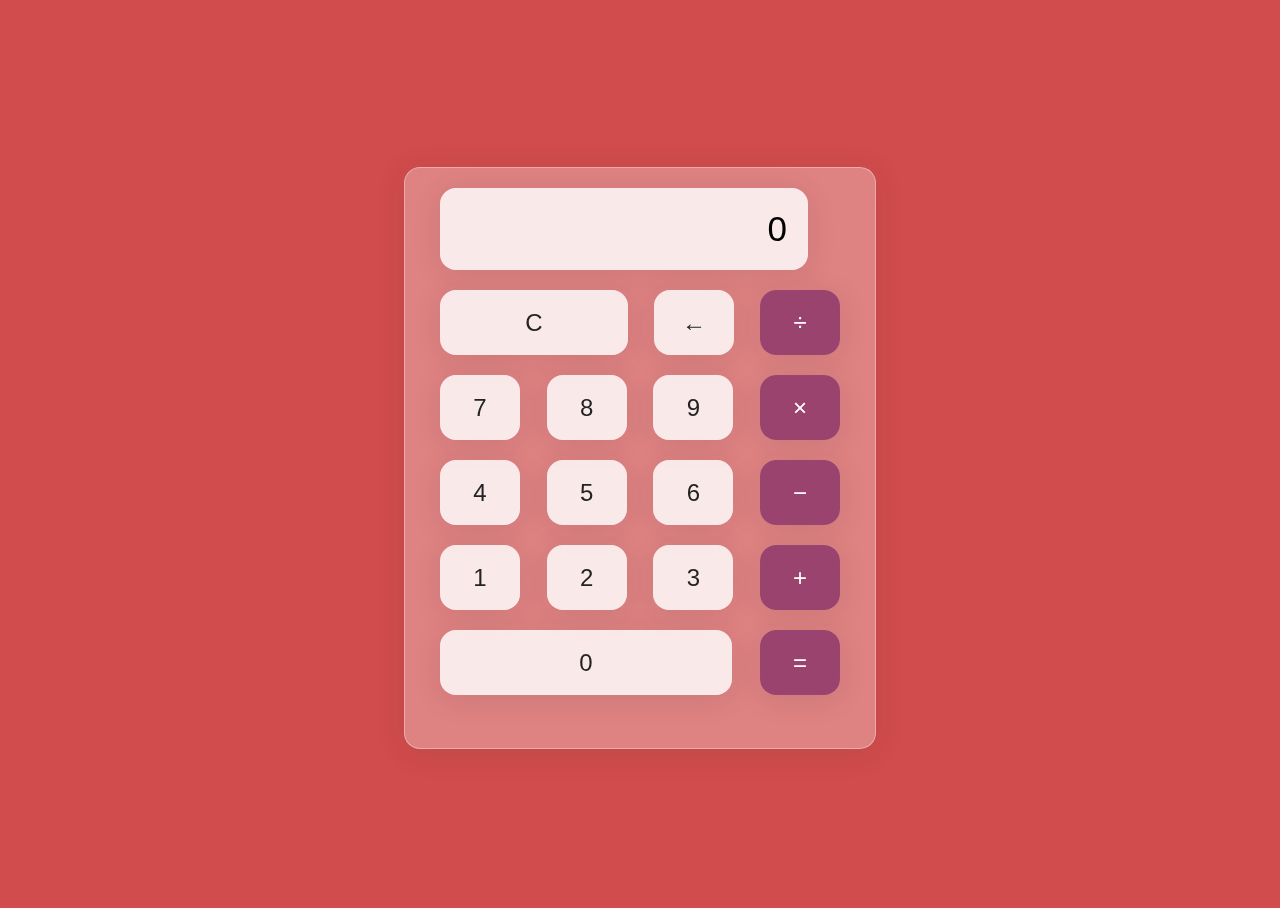
<file: Calculator/index.html>
<!DOCTYPE html>
<html lang="en">
<head>
    <meta charset="UTF-8">
    <meta http-equiv="X-UA-Compatible" content="IE=edge">
    <meta name="viewport" content="width=device-width, initial-scale=1.0">
    <title>Calculator</title>
    <link rel="stylesheet" href="Style.css">
</head>
<body>
    <div class="wrapper">
        <section class="screen">
            0
        </section>

        <section class="calc-buttons">
            <div class="calc-button-row">
                <button class="calc-button double">
                    C
                </button>
                <button class="calc-button">
                    &larr;
                </button>
                <button class="calc-button">
                    &divide;
                </button>
            </div>

            <div class="calc-button-row">
                <button class="calc-button">
                    7
                </button>
                <button class="calc-button">
                    8
                </button>
                <button class="calc-button">
                    9
                </button>
                <button class="calc-button">
                    &times;
                </button>
            </div>


            <div class="calc-button-row">
                <button class="calc-button">
                    4
                </button>
                <button class="calc-button">
                    5
                </button>
                <button class="calc-button">
                    6
                </button>
                <button class="calc-button">
                    &minus;
                </button>
            </div>

            <div class="calc-button-row">
                <button class="calc-button">
                    1
                </button>
                <button class="calc-button">
                    2
                </button>
                <button class="calc-button">
                    3
                </button>
                <button class="calc-button">
                    &plus;
                </button>
            </div>

            <div class="calc-button-row">
                <button class="calc-button triple">
                    0
                </button>
                <button class="calc-button">
                    &equals;
                </button>
            </div>
            
        </section>

    </div>




    <script src="Script.js"></script>
</body>
</html>
</file>
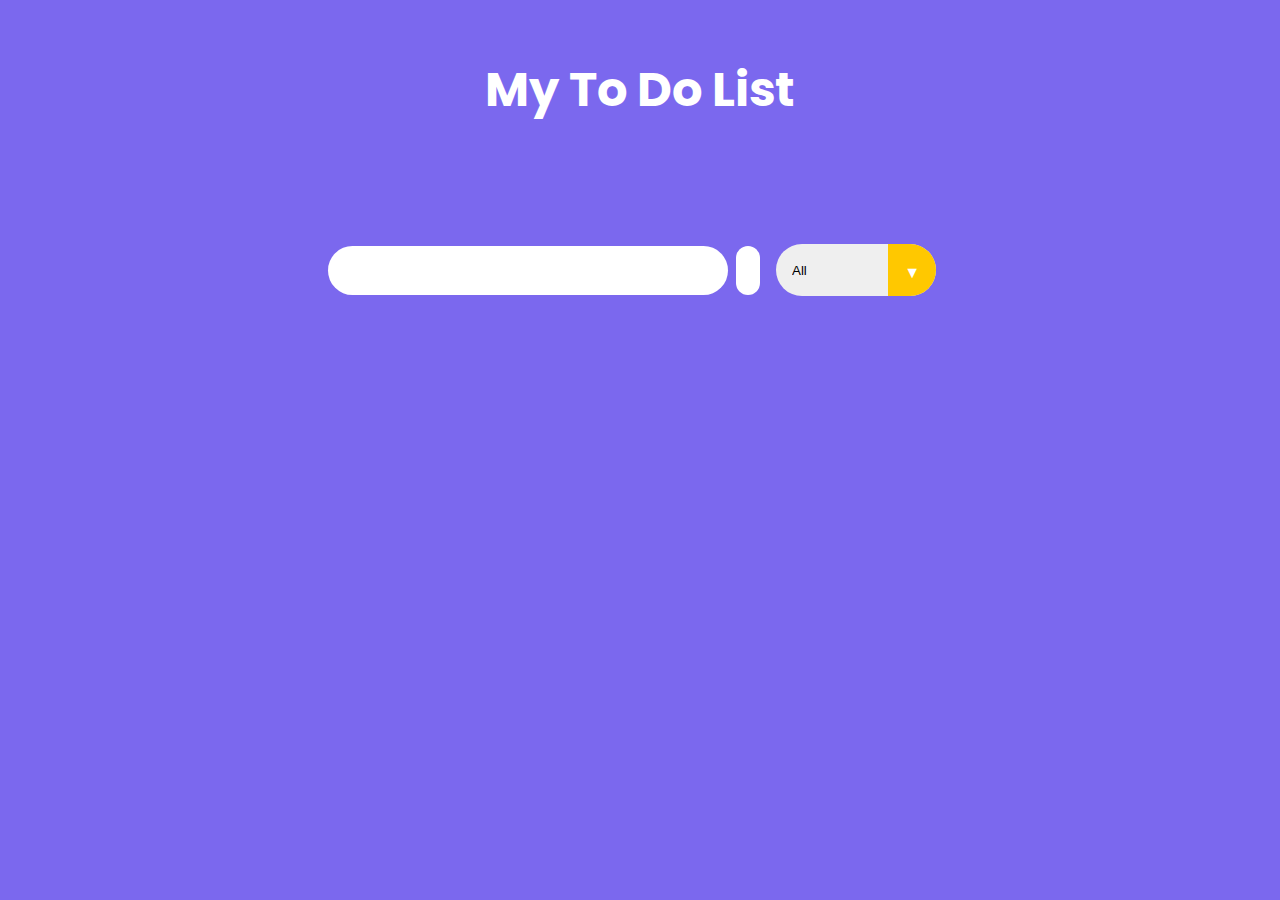
<file: Todo-List/index.html>
<!DOCTYPE html>
<html lang="en">
<head>
    <meta charset="UTF-8">
    <meta http-equiv="X-UA-Compatible" content="IE=edge">
    <meta name="viewport" content="width=device-width, initial-scale=1.0">
    <title>To Do List</title>
    <!-- Google Fonts -->
    <link rel="preconnect" href="https://fonts.googleapis.com">
    <link rel="preconnect" href="https://fonts.gstatic.com" crossorigin>
    <link href="https://fonts.googleapis.com/css2?family=Poppins&display=swap" rel="stylesheet">
    <!-- Font Awesome cdn css -->
    <link rel="stylesheet" href="https://cdnjs.cloudflare.com/ajax/libs/font-awesome/5.15.3/css/all.min.css" integrity="sha512-iBBXm8fW90+nuLcSKlbmrPcLa0OT92xO1BIsZ+ywDWZCvqsWgccV3gFoRBv0z+8dLJgyAHIhR35VZc2oM/gI1w==" crossorigin="anonymous" referrerpolicy="no-referrer" />
    <link rel="stylesheet" href="Style.css">
</head>
<body>
    <header>
        <h1>My To Do List</h1>
    </header>
    <form action="">
        <input type="text" class="todo-input">
        <button class="todo-button" type="submit">
            <i class="fas fa-plus-circle fa-lg"></i>
        </button>
        <div class="select">
            <select name="todos" class="filter-todo">
                <option value="all">All</option>
                <option value="completed">Completed</option>
                <option value="incomplete">Incomplete</option>
            </select>
        </div>
    </form>

    <div class="todo-container">
        <ul class="todo-list"></ul>
    </div>

    <script src="Script.js"></script>
    
</body>
</html>
</file>
<file: Calculator/Style.css>
html{
    box-sizing: border-box;
    height: 100%;
}

*,
*::before
*::after{
    box-sizing: inherit;
    margin: 0;
    padding: 0;
}

body{
    align-items: center;
    background: rgb(209, 76, 76);
    display: flex;
    font-family: 'Dosis', sans-serif;
    font-display: swap;
    height: inherit;
    justify-content: center;
}

.wrapper{
    backdrop-filter: blur(5.5px);
    -webkit-backdrop-filter: blur(5.5px);
    border-radius: 16px;
    box-shadow: 0 4px 30px rgba(35, 35, 35, 0.1);
    color: #232323;
    backdrop-filter: blur(4px);
    -webkit-backdrop-filter: blur(4px);
    background: rgba(255, 255, 255, 0.30);
    border: 1px solid rgba(255, 255, 255, 0.34);
    flex-basis: 400px;
    height: 540px;
    padding: 20px 35px;
}

.screen{
    backdrop-filter: blur(5.5px);
    -webkit-backdrop-filter: blur(5.5px);
    background: rgba(255, 255, 255, 0.75);
    border: 1px solid rgba(255, 255, 255, 0.01);
    border-radius: 16px;
    box-shadow: 0 4px 30px rgba(35, 35, 35, 0.1);
    color: #000000;
    font-size: 35px;
    overflow: auto;
    padding: 20px;
    text-align: right;
    width: 326px;
}

.calc-button-row{
    display: flex;
    justify-content: space-between;
    margin: 5% 0;
}

.calc-button{
    backdrop-filter: blur(5.5px);
    -webkit-backdrop-filter: blur(5.5px);
    background: rgba(255, 255, 255, 0.75);
    border: 1px solid rgba(255, 255, 255, 0.01);
    border-radius: 16px;
    box-shadow: 0 4px 30px rgba(35, 35, 35, 0.1);
    color: #232323;
    flex-basis: 20%;
    font-family: inherit;
    font-size: 24px;
    height: 65px;
}

.calc-button:last-child{
    backdrop-filter: blur(5.5px);
    -webkit-backdrop-filter: blur(5.5px);
    background: rgba(255, 255, 255, 0.75);
    border: 1px solid rgba(255, 255, 255, 0.01);
    border-radius: 16px;
    box-shadow: 0 4px 30px rgba(35, 35, 35, 0.1);
    color: #fff;
    background: #99436e;
}

.calc-button:last-child:hover{
    background-color: inherit;
    color: inherit;
}

.calc-button:hover{
    background-color: inherit;
}

.calc-button:active{
    background-color: #ffef78;
}

.double{
    flex-basis: 47%;
}

.triple{
    flex-basis: 73%;
}
</file>
<file: Todo-List/Style.css>
* {
    margin: 0;
    padding: 0;
    box-sizing: border-box;
}

body {
    background-color: mediumslateblue;
    color: white;
    font-family: "Poppins", sans-serif;
    min-height: 100vh;
}

header {
    font-size: 1.5rem;
}

header, 
form {
    min-height: 20vh;
    display: flex;
    justify-content: center;
    align-items: center;
}

form input, 
form button {
    padding: 0.5rem;
    padding-left: 1rem;
    font-size: 1.8rem;
    border: none;
    background: white;
    border-radius: 2rem;
}

form button {
    color: rgb(255, 200, 0);
    background: white;
    cursor: pointer;
    transition: all 0.3 ease;
    margin-left: 0.5rem;
}

form button:hover {
    color: white;
    background: rgb(255, 200, 0);
}

.fa-plus-circle {
    margin-top: 0.3rem;
    margin-left: -8px;
}

.todo-container {
    display: flex;
    justify-content: center;
    align-items: center;
}

.todo-list {
    min-width: 30%;
    list-style: none;
}

.todo {
    margin: 0.5rem;
    padding-left: 0.5rem;
    background: white;
    color: black;
    font-size: 1.5rem;
    display: flex;
    justify-content: space-between;
    align-items: center;
    transition: 0.5s;
    border-radius: 2rem;
}

.todo li {
    flex: 1;
}

.trash-btn, 
.complete-btn {
    color: white;
    border: none;
    padding: 1rem;
    cursor: pointer;
    font-size: 1.5rem;
}

.complete-btn {
    background: rgb(255, 200, 0);
}

.trash-btn {
    border-top-right-radius: 1.75rem;
    border-bottom-right-radius: 1.75rem;
    background: rgb(171, 171, 171);
}

.todo-item {
    padding: 0rem 0.5rem;
}

.fa-trash, 
.fa-check-circle {
    pointer-events: none;
}

.completed {
    text-decoration: line-through;
    opacity: 0.5;
}

.slide {
    transform: translateX(10rem);
    opacity: 0;
}

select {
    -webkit-appearance: none;
    -moz-appearance: none;
    appearance: none;
    outline: none;
    border: none;
}

.select {
    margin: 1rem;
    position: relative;
    overflow: hidden;
    border-radius: 50px;
}

select {
    width: 10rem;
    height: 3.2rem;
    cursor: pointer;
    padding: 1rem;
}

.select::after {
    content: "\25BC";
    position: absolute;
    background:rgb(255, 200, 0);
    top: 0;
    right: 0;
    padding: 1rem;
    pointer-events: none;
    transition: all 0.3s ease;
}

.select:hover::after {
    background: white;
    color: rgb(255, 200, 0);
}
</file>
